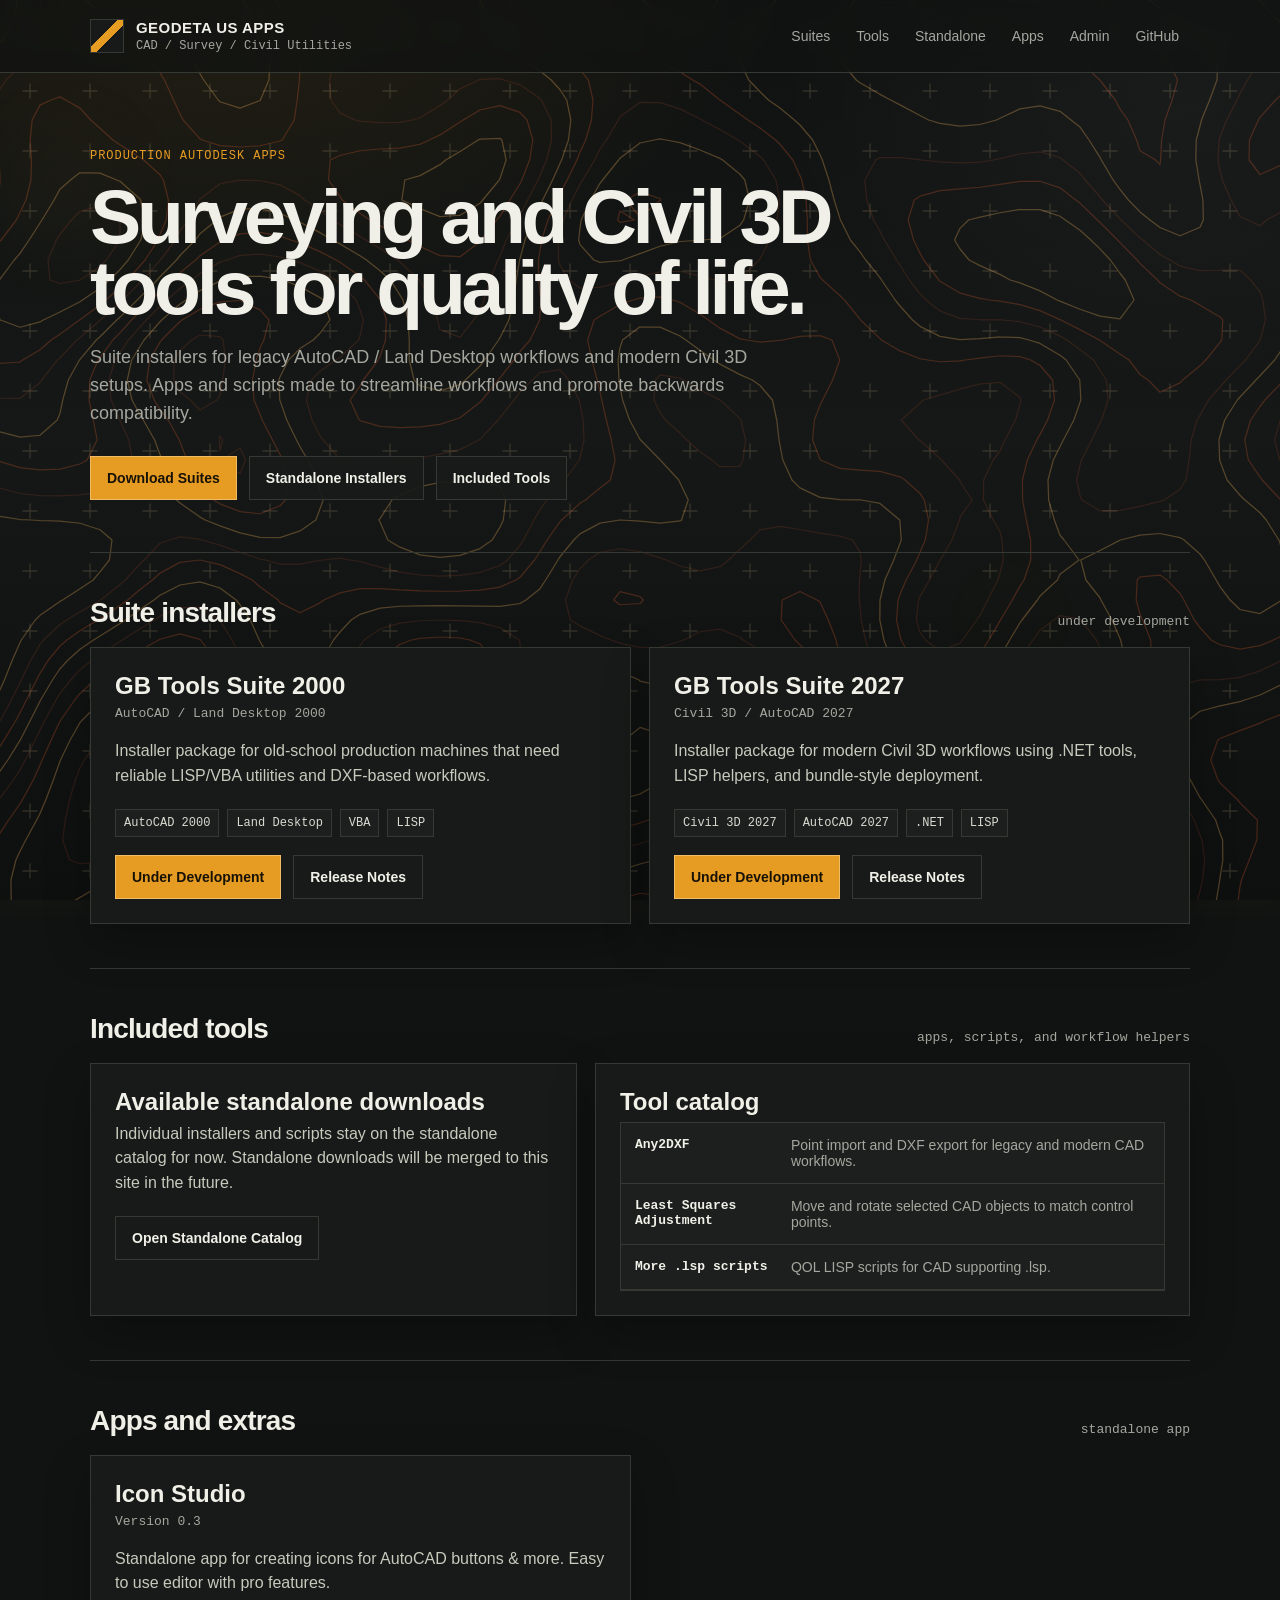
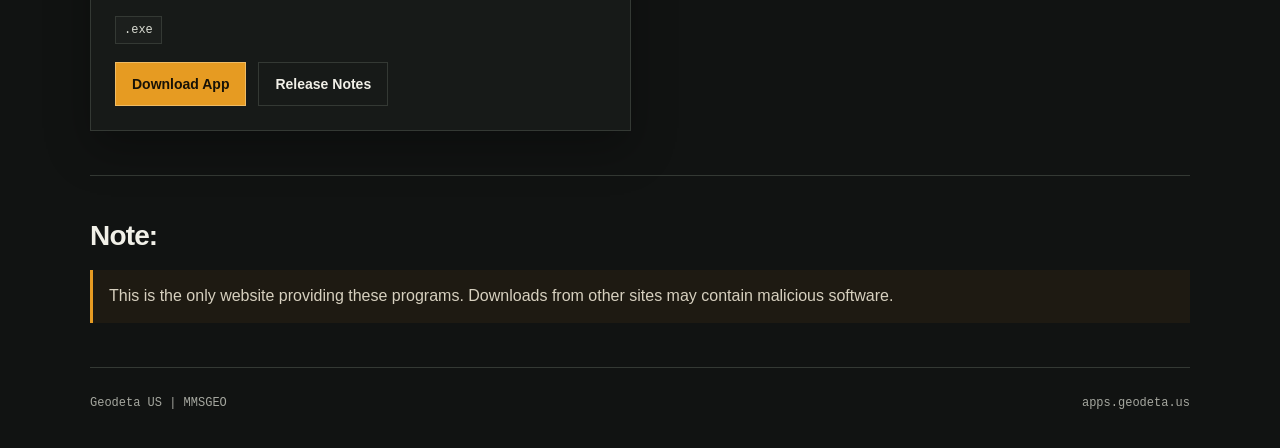
<file: docs/index.html>
<!DOCTYPE html>
<html lang="en">
<head>
  <meta charset="UTF-8">
  <meta name="viewport" content="width=device-width, initial-scale=1.0">
  <title>GB Engineering Tools</title>
  <link rel="stylesheet" href="style.css?v=20260707apps">
  <link rel="stylesheet" href="announcements.css?v=20260707apps">
</head>
<body>
  <div class="bg bg-base"></div>
  <div class="bg bg-topo"></div>
  <div class="bg bg-crosses"></div>

  <div id="announcementHost" hidden></div>

  <header>
    <nav>
      <a class="brand" href="#">
        <div class="mark" aria-hidden="true"></div>
        <div>
          <strong id="brandTitle">GB Engineering Tools</strong>
          <span id="brandSubtitle">CAD / Survey / Civil Utilities</span>
        </div>
      </a>
      <div class="links">
        <a href="#suites" id="navSuites">Suites</a>
        <a href="#tools" id="navTools">Tools</a>
        <a href="#standalone" id="navStandalone">Standalone</a>
        <a href="#apps" id="navApps">Apps</a>
        <a href="editor.html" id="navAdmin">Admin</a>
        <a href="https://github.com/simplist1/gbengtools" id="navGithub" target="_blank" rel="noopener">GitHub</a>
      </div>
    </nav>
  </header>

  <main class="site">
    <section class="hero">
      <div class="kicker" id="heroKicker">Production CAD Utility Portal</div>
      <h1 id="heroTitle">Surveying and Civil 3D tools without the bloat.</h1>
      <p class="lead" id="heroBody">Suite installers for legacy AutoCAD / Land Desktop workflows and modern Civil 3D setups. Built around field-to-CAD production, point import, DXF output, adjustment tools, and deployment packages.</p>
      <div class="actions">
        <a class="btn primary" href="#suites" id="heroPrimary">Download Suites</a>
        <a class="btn" href="#standalone" id="heroSecondary">Standalone Installers</a>
        <a class="btn" href="#tools" id="heroThird">Included Tools</a>
      </div>
    </section>

    <section id="suites">
      <div class="section-head">
        <h2 id="suitesTitle">Suite installers</h2>
        <p id="suitesCaption">centralized deployment packages</p>
      </div>
      <div class="grid" id="suiteGrid">
        <article class="card">
          <h3>GB Tools Suite 2000</h3>
          <div class="sub">AutoCAD / Land Desktop 2000</div>
          <p>Installer package for old-school production machines that need reliable LISP/VBA utilities and DXF-based workflows.</p>
          <div class="details"><span class="tag">AutoCAD 2000</span><span class="tag">Land Desktop</span><span class="tag">VBA</span><span class="tag">LISP</span></div>
          <div class="actions"><a class="btn primary" href="#">Download Suite</a><a class="btn" href="#">Release Notes</a></div>
        </article>
        <article class="card">
          <h3>GB Tools Suite 2027</h3>
          <div class="sub">Civil 3D / AutoCAD 2027</div>
          <p>Installer package for modern Civil 3D workflows using .NET tools, LISP helpers, and bundle-style deployment.</p>
          <div class="details"><span class="tag">Civil 3D 2027</span><span class="tag">AutoCAD 2027</span><span class="tag">.NET</span><span class="tag">LISP</span></div>
          <div class="actions"><a class="btn primary" href="#">Download Suite</a><a class="btn" href="#">Release Notes</a></div>
        </article>
      </div>
    </section>

    <section id="tools">
      <div class="section-head">
        <h2 id="toolsTitle">Included tools</h2>
        <p id="toolsCaption">apps, scripts, and workflow helpers</p>
      </div>
      <div class="split">
        <div class="card" id="standalone">
          <h3 id="standaloneTitle">Standalone downloads</h3>
          <p id="standaloneDescription">Individual installers and scripts stay on the standalone catalog for now. This site becomes the clean front page for suite installers and major releases.</p>
          <a class="btn" href="https://simplist1.github.io/any2dxf_releases/" id="standaloneButton">Open Standalone Catalog</a>
        </div>
        <div class="card">
          <h3 id="toolCatalogTitle">Tool catalog</h3>
          <div class="tool-list" id="toolList">
            <div class="tool-row"><strong>Any2DXF</strong><span>Point import and DXF export for legacy and modern CAD workflows.</span></div>
            <div class="tool-row"><strong>LS Adjust</strong><span>Move and rotate selected CAD objects to match control points.</span></div>
            <div class="tool-row"><strong>C3D Tools</strong><span>Civil 3D 2027 utilities, bundle loading, and command helpers.</span></div>
            <div class="tool-row"><strong>LISP Pack</strong><span>Startup scripts, menu targets, toolbar commands, and CAD helpers.</span></div>
          </div>
        </div>
      </div>
    </section>

    <section id="apps">
      <div class="section-head">
        <h2 id="appsTitle">Apps</h2>
        <p id="appsCaption">standalone app installers</p>
      </div>
      <div class="grid" id="appGrid">
        <article class="card">
          <h3>Any2DXF</h3>
          <div class="sub">Point import / DXF export</div>
          <p>Standalone app for converting survey point files into clean DXF output for legacy and modern CAD workflows.</p>
          <div class="details"><span class="tag">PNEZD</span><span class="tag">DXF</span><span class="tag">AutoCAD</span><span class="tag">Civil 3D</span></div>
          <div class="actions"><a class="btn primary" href="https://simplist1.github.io/any2dxf_releases/">Download App</a><a class="btn" href="https://simplist1.github.io/any2dxf_releases/">Release Notes</a></div>
        </article>
      </div>
    </section>

    <section id="admin">
      <div class="section-head">
        <h2 id="adminTitle">Admin editor</h2>
        <p id="adminCaption">browser save plus JS data export</p>
      </div>
      <div class="note" id="adminNote">Use the GitHub-protected editor to change site text, suite panels, tool rows, and GitHub Release links. Commit site.js to publish the public version.</div>
    </section>

    <footer>
      <span id="footerLeft">GB Engineering Tools</span>
      <span id="footerRight">apps.geodeta.us</span>
    </footer>
  </main>

  <script src="data/site.js?v=20260707apps"></script>
  <script src="script.js?v=20260707apps"></script>
</body>
</html>
</file>
<file: docs/style.css>
:root{--bg:#111312;--panel:rgba(24,27,25,.93);--text:#f1f0e8;--muted:#a5a79f;--line:#343934;--accent:#e69b22;--mono:Consolas,monospace;--sans:Arial,Helvetica,sans-serif}*{box-sizing:border-box}body{margin:0;background:var(--bg);color:var(--text);font-family:var(--sans);overflow-x:hidden}a{color:inherit;text-decoration:none}.bg{position:fixed;inset:0;z-index:0;pointer-events:none}.bg-base{background:radial-gradient(900px 600px at 18% -8%,rgba(230,155,34,.1),transparent 62%),radial-gradient(700px 520px at 92% 10%,rgba(255,255,255,.035),transparent 58%),linear-gradient(180deg,#0b0e0d 0%,#101412 48%,#090c0b 100%)}.bg-topo{opacity:.34;background-image:url("assets/topo-contours.svg");background-repeat:no-repeat;background-size:cover;background-position:center center;mix-blend-mode:screen;filter:drop-shadow(0 0 10px rgba(230,155,34,.06))}.bg-crosses{opacity:.16;background-repeat:repeat;background-size:180px 180px;background-position:0 0;background-image:url("data:image/svg+xml,%3Csvg xmlns='http://www.w3.org/2000/svg' viewBox='0 0 180 180' fill='none'%3E%3Cg stroke='%23f3d29b' stroke-width='1.35' stroke-linecap='round' opacity='.95'%3E%3Cpath d='M30 24v14M23 31h14'/%3E%3Cpath d='M90 24v14M83 31h14'/%3E%3Cpath d='M150 24v14M143 31h14'/%3E%3Cpath d='M30 84v14M23 91h14'/%3E%3Cpath d='M90 84v14M83 91h14'/%3E%3Cpath d='M150 84v14M143 91h14'/%3E%3Cpath d='M30 144v14M23 151h14'/%3E%3Cpath d='M90 144v14M83 151h14'/%3E%3Cpath d='M150 144v14M143 151h14'/%3E%3C/g%3E%3C/svg%3E");animation:crossDrift 28s linear infinite}.bg-crosses:before{content:"";position:absolute;inset:-16%;background:radial-gradient(circle 190px at 16% 28%,rgba(255,214,140,.14),transparent 70%),radial-gradient(circle 130px at 72% 64%,rgba(255,214,140,.09),transparent 68%),radial-gradient(circle 115px at 44% 82%,rgba(255,214,140,.07),transparent 68%);filter:blur(30px);animation:crossGlowMove 18s ease-in-out infinite alternate}.bg-crosses:after{display:none}@keyframes crossDrift{to{background-position:180px 180px}}@keyframes crossGlowMove{0%{background:radial-gradient(circle 190px at 16% 28%,rgba(255,214,140,.14),transparent 70%),radial-gradient(circle 130px at 72% 64%,rgba(255,214,140,.09),transparent 68%),radial-gradient(circle 115px at 44% 82%,rgba(255,214,140,.07),transparent 68%)}50%{background:radial-gradient(circle 230px at 58% 20%,rgba(255,214,140,.14),transparent 70%),radial-gradient(circle 120px at 20% 68%,rgba(255,214,140,.09),transparent 68%),radial-gradient(circle 95px at 82% 78%,rgba(255,214,140,.07),transparent 68%)}100%{background:radial-gradient(circle 200px at 82% 34%,rgba(255,214,140,.14),transparent 70%),radial-gradient(circle 145px at 36% 74%,rgba(255,214,140,.09),transparent 68%),radial-gradient(circle 105px at 12% 54%,rgba(255,214,140,.07),transparent 68%)}}header{position:relative;z-index:1;border-bottom:1px solid var(--line);background:rgba(17,19,18,.74);backdrop-filter:blur(10px)}nav,.site{width:min(1100px,calc(100% - 32px));margin:0 auto}nav{min-height:72px;display:flex;align-items:center;justify-content:space-between;gap:22px;padding:12px 0}.site{position:relative;z-index:1}.brand{display:flex;align-items:center;gap:12px}.mark{width:34px;height:34px;border:1px solid var(--line);background:linear-gradient(135deg,transparent 0 42%,var(--accent) 42% 58%,transparent 58%),var(--panel)}.brand strong{text-transform:uppercase;font-size:15px;letter-spacing:.03em}.brand span{display:block;color:var(--muted);font-family:var(--mono);font-size:12px;margin-top:2px}.links{display:flex;gap:4px;flex-wrap:wrap}.links a{color:var(--muted);padding:8px 10px;font-size:14px;border:1px solid transparent}.links a:hover{color:var(--text);border-color:var(--line)}.hero{padding:76px 0 52px;border-bottom:1px solid var(--line)}.kicker{color:var(--accent);font-family:var(--mono);font-size:12px;text-transform:uppercase;letter-spacing:.08em;margin-bottom:18px}h1{max-width:780px;margin:0;font-size:clamp(42px,6vw,78px);line-height:.92;letter-spacing:-.055em}.lead{max-width:680px;margin:22px 0 28px;color:var(--muted);font-size:18px;line-height:1.55}.actions{display:flex;flex-wrap:wrap;gap:12px}.btn{display:inline-flex;align-items:center;justify-content:center;min-height:44px;padding:0 16px;border:1px solid var(--line);background:rgba(24,27,25,.9);color:var(--text);font-weight:700;font-size:14px}.btn.primary{background:var(--accent);border-color:#efbb64;color:#171207}section{padding:44px 0;border-bottom:1px solid var(--line)}.section-head{display:flex;justify-content:space-between;align-items:end;gap:20px;margin-bottom:18px}h2{margin:0;font-size:28px;letter-spacing:-.03em}.section-head p{margin:0;color:var(--muted);font-family:var(--mono);font-size:13px}.grid{display:grid;grid-template-columns:repeat(2,minmax(0,1fr));gap:18px}.card{border:1px solid var(--line);background:var(--panel);padding:24px;box-shadow:0 18px 42px rgba(0,0,0,.28);backdrop-filter:blur(10px)}.card h3{margin:0 0 6px;font-size:24px}.sub{color:var(--muted);font-family:var(--mono);font-size:13px;margin-bottom:18px}.card p{margin:0 0 20px;color:#c8cabe;line-height:1.55}.details{display:flex;flex-wrap:wrap;gap:8px;margin-bottom:18px}.tag{border:1px solid var(--line);background:rgba(255,255,255,.025);color:#d9dbd2;padding:6px 8px;font-family:var(--mono);font-size:12px}.split{display:grid;grid-template-columns:.9fr 1.1fr;gap:18px}.tool-list{border:1px solid var(--line);background:rgba(255,255,255,.02);max-height:300px;overflow:auto}.tool-row{display:grid;grid-template-columns:140px 1fr;gap:16px;padding:14px;border-bottom:1px solid var(--line)}.tool-row strong{font-family:var(--mono);font-size:13px}.tool-row span{color:var(--muted);font-size:14px}.note{border-left:3px solid var(--accent);padding:14px 16px;background:rgba(230,155,34,.06);color:#d7d0bf;line-height:1.55}footer{padding:28px 0 38px;color:var(--muted);font-family:var(--mono);font-size:12px;display:flex;justify-content:space-between;gap:18px}@media(max-width:820px){nav{align-items:flex-start;flex-direction:column}.grid,.split{grid-template-columns:1fr}.tool-row{grid-template-columns:1fr;gap:6px}.section-head,footer{align-items:flex-start;flex-direction:column}}
</file>
<file: docs/announcements.css>
body.has-update-notice{padding-top:var(--update-notice-height,0px)}
#announcementHost{position:relative;z-index:2}
#announcementHost[hidden]{display:none!important}
.announcement-bar{border-bottom:1px solid var(--line);background:linear-gradient(90deg,rgba(230,155,34,.2),rgba(24,27,25,.98),rgba(230,155,34,.14));color:var(--text);overflow:hidden;box-shadow:0 10px 26px rgba(0,0,0,.2)}
.announcement-inner{width:min(1100px,calc(100% - 32px));min-height:42px;margin:0 auto;display:flex;align-items:center;gap:14px}
.announcement-label{flex:0 0 auto;border:1px solid rgba(230,155,34,.55);background:rgba(230,155,34,.15);color:var(--accent);font-family:var(--mono);font-size:11px;font-weight:800;letter-spacing:.08em;text-transform:uppercase;padding:5px 8px}
.announcement-messages{min-width:0;flex:1;color:#f2e6d0;font-weight:800;line-height:1.35}
.announcement-track{display:inline-flex;align-items:center;gap:16px;max-width:100%;white-space:normal}
.announcement-marquee{overflow:hidden;white-space:nowrap}
.announcement-marquee .announcement-track{max-width:none;min-width:max-content;white-space:nowrap;animation:announcementScroll var(--announcement-speed,28s) linear infinite}
.announcement-marquee:hover .announcement-track{animation-play-state:paused}
.announcement-item{display:inline-flex;align-items:center;gap:8px}
.announcement-sep{color:var(--accent);opacity:.8}
.announcement-link{color:var(--accent);text-decoration:underline;text-underline-offset:3px}
@keyframes announcementScroll{from{transform:translateX(100%)}to{transform:translateX(-100%)}}
@media(max-width:820px){.announcement-inner{align-items:flex-start;flex-direction:column;padding:10px 0}.announcement-marquee .announcement-track{animation-duration:calc(var(--announcement-speed,28s) * 1.35)}}
@media(prefers-reduced-motion:reduce){.announcement-marquee{white-space:normal}.announcement-marquee .announcement-track{animation:none;min-width:0;white-space:normal;transform:none}}
</file>
